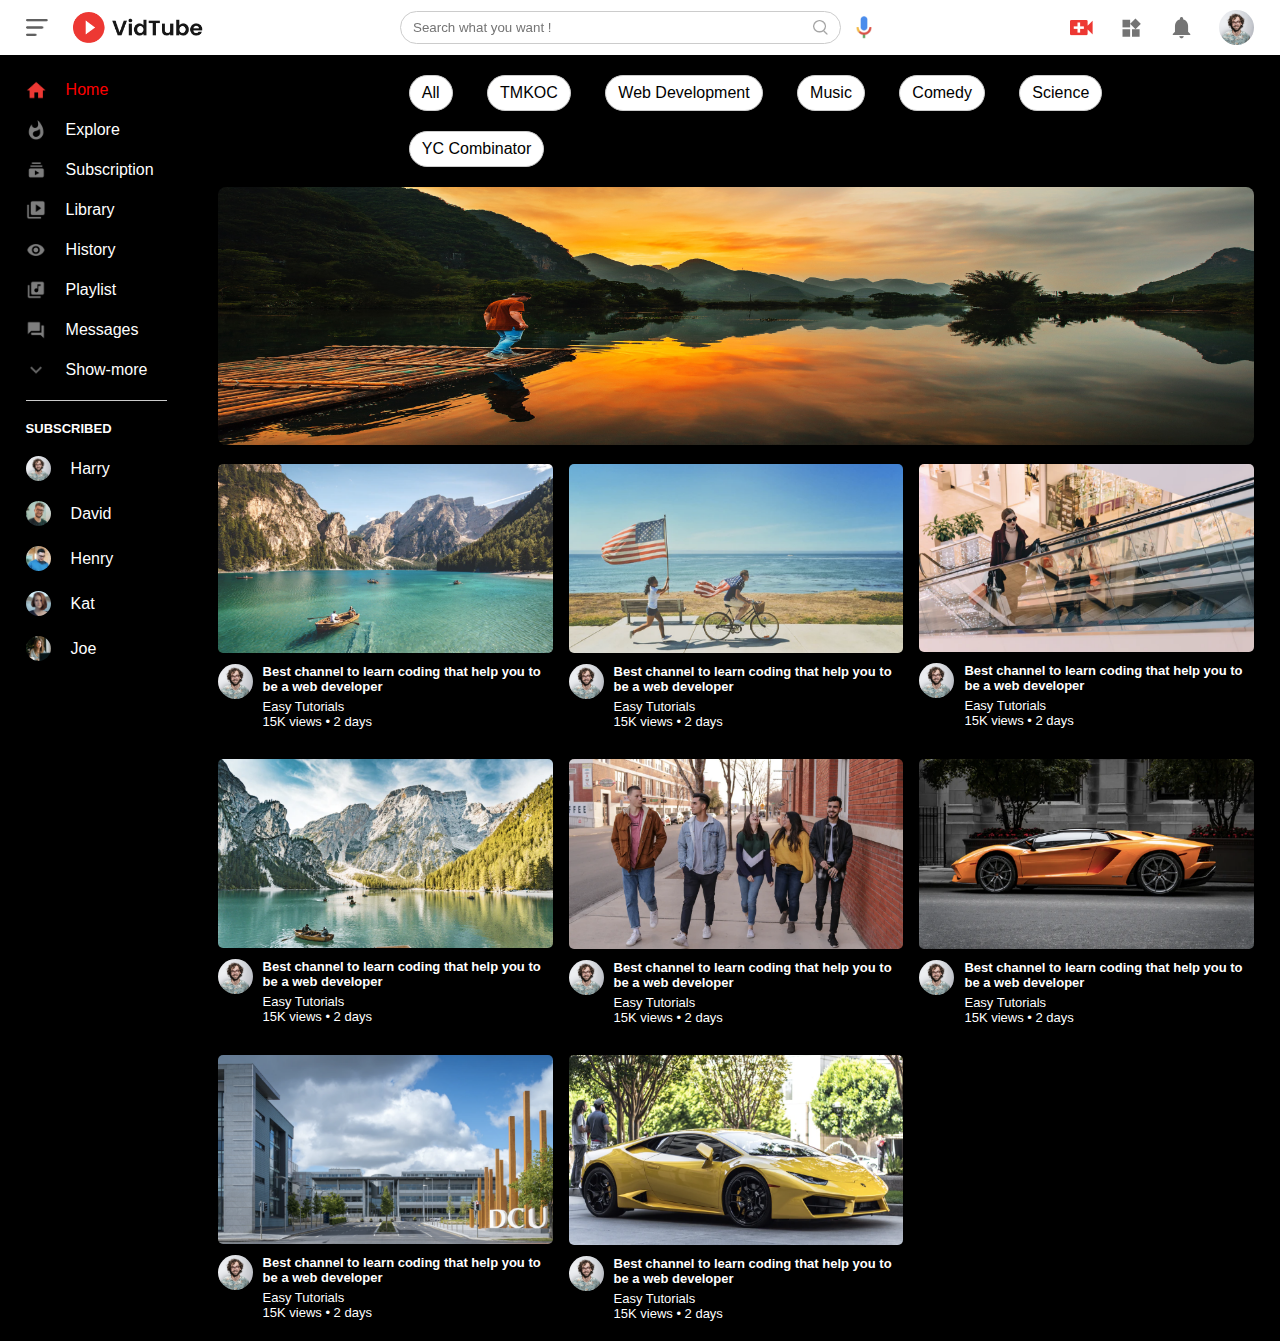
<file: index.html>
<!DOCTYPE html>
<html lang="en">

<head>
    <meta charset="UTF-8">
    <meta http-equiv="X-UA-Compatible" content="IE=edge">
    <meta name="viewport" content="width=device-width, initial-scale=1.0">
    <title>Vidio sharing platform</title>
    <link rel="stylesheet" href="style.css">
</head>

<body>

    <!-- ----------navbar section------------ -->

    <nav class="flex-div">
        <div class="nav-left flex-div ">
            <img src="images/menu.png" class="menu-icon">
            <img src="images/logo.png" class="logo">
        </div>


        <div class="nav-middle flex-div">
            <div class="search-box flex-div">
                <input type="text" placeholder="Search what you want !">
                <img src="images/search.png">
            </div>
            <img src="images/voice-search.png" class="mic-icon">
        </div>


        <div class="nav-right flex-div">
            <img src="images/upload.png">
            <img src="images/more.png">
            <img src="images/notification.png">
            <img src="images/Jack.png" class="user-icon">
        </div>
    </nav>

    <!-- ----------sidebar------------ -->

    <div class="sidebar">
        <div class="shortcut-links">
            <a href=""><img src="images/home.png">
                <p>Home</p>
            </a>
            <a href=""><img src="images/explore.png">
                <p>Explore</p>
            </a>
            <a href=""><img src="images/subscriprion.png">
                <p>Subscription</p>
            </a>
            <a href=""><img src="images/library.png">
                <p>Library</p>
            </a>
            
            <a href=""><img src="images/history.png">
                <p>History</p>
            </a>
            <a href=""><img src="images/playlist.png">
                <p>Playlist</p>
            </a>
            <a href=""><img src="images/messages.png">
                <p>Messages</p>
            </a>
            <a href=""><img src="images/show-more.png">
                <p>Show-more</p>
            </a>
            <hr>
        </div>
        <div class="subscribed-list">
            <h3>SUBSCRIBED</h3>
            <a href=""><img src="images/Jack.png">
                <p>Harry</p>
            </a>
            <a href=""><img src="images/simon.png">
                <p>David</p>
            </a>
            <a href=""><img src="images/tom.png">
                <p>Henry</p>
            </a>
            <a href=""><img src="images/megan.png">
                <p>Kat</p>
            </a>
            <a href=""><img src="images/cameron.png">
                <p>Joe </p>
            </a>
        </div>
    </div>


    <!-- -----------main------------ -->
    <div class="container">
        <div class="chips">
            <span><p>All</p></span>
            <span><p>TMKOC</p></span>
            <span><p>Web Development</p></span>
            <span><p>Music</p></span>
            <span><p>Comedy</p></span>
            <span><p>Science</p></span>
            <span><p>YC Combinator</p></span>
        </div>
        <div class="banner">
            <img src="images/banner (1).png" >
        </div>
      <div class="list-container">
        <div class="vid-list">
            <a href="play-video.html"><img src="images/thumbnail1.png" class="thumbnail" ></a>
            <div class="flex-div">
           <img src="images/Jack.png" alt="">
           <div class="vid-info">
            <a href="play-video.html">Best channel to learn coding that help you to be a web developer </a>
            <p>Easy Tutorials</p>
            <p>15K views &bull; 2 days</p>
           </div>
            </div>
        </div>
        <div class="vid-list">
            <a href="play-video.html"><img src="images/thumbnail2.png" class="thumbnail" ></a>
            <div class="flex-div">
           <img src="images/Jack.png" alt="">
           <div class="vid-info">
            <a href="">Best channel to learn coding that help you to be a web developer </a>
            <p>Easy Tutorials</p>
            <p>15K views &bull; 2 days</p>
           </div>
            </div>
        </div>
        <div class="vid-list">
            <a href="play-video.html"><img src="images/thumbnail3.png" class="thumbnail" ></a>
            <div class="flex-div">
           <img src="images/Jack.png" alt="">
           <div class="vid-info">
            <a href="">Best channel to learn coding that help you to be a web developer </a>
            <p>Easy Tutorials</p>
            <p>15K views &bull; 2 days</p>
           </div>
            </div>
        </div>
        <div class="vid-list">
            <a href="play-video.html"><img src="images/thumbnail4.png" class="thumbnail" ></a>
            <div class="flex-div">
           <img src="images/Jack.png" alt="">
           <div class="vid-info">
            <a href="">Best channel to learn coding that help you to be a web developer </a>
            <p>Easy Tutorials</p>
            <p>15K views &bull; 2 days</p>
           </div>
            </div>
        </div>
        <div class="vid-list">
            <a href="play-video.html"><img src="images/thumbnail5.png" class="thumbnail" ></a>
            <div class="flex-div">
           <img src="images/Jack.png" alt="">
           <div class="vid-info">
            <a href="">Best channel to learn coding that help you to be a web developer </a>
            <p>Easy Tutorials</p>
            <p>15K views &bull; 2 days</p>
           </div>
            </div>
        </div>
        <div class="vid-list">
            <a href="play-video.html"><img src="images/thumbnail6.png" class="thumbnail" ></a>
            <div class="flex-div">
           <img src="images/Jack.png" alt="">
           <div class="vid-info">
            <a href="">Best channel to learn coding that help you to be a web developer </a>
            <p>Easy Tutorials</p>
            <p>15K views &bull; 2 days</p>
           </div>
            </div>
        </div>
        <div class="vid-list">
            <a href="play-video.html"><img src="images/thumbnail7.png" class="thumbnail" ></a>
            <div class="flex-div">
           <img src="images/Jack.png" alt="">
           <div class="vid-info">
            <a href="">Best channel to learn coding that help you to be a web developer </a>
            <p>Easy Tutorials</p>
            <p>15K views &bull; 2 days</p>
           </div>
            </div>
        </div>
        <div class="vid-list">
            <a href="play-video.html"><img src="images/thumbnail8.png" class="thumbnail" ></a>
            <div class="flex-div">
           <img src="images/Jack.png" alt="">
           <div class="vid-info">
            <a href="">Best channel to learn coding that help you to be a web developer </a>
            <p>Easy Tutorials</p>
            <p>15K views &bull; 2 days</p>
           </div>
            </div>
        </div>
       
      </div>



    </div>

    <script src="script.js"></script>
</body>

</html>
</file>
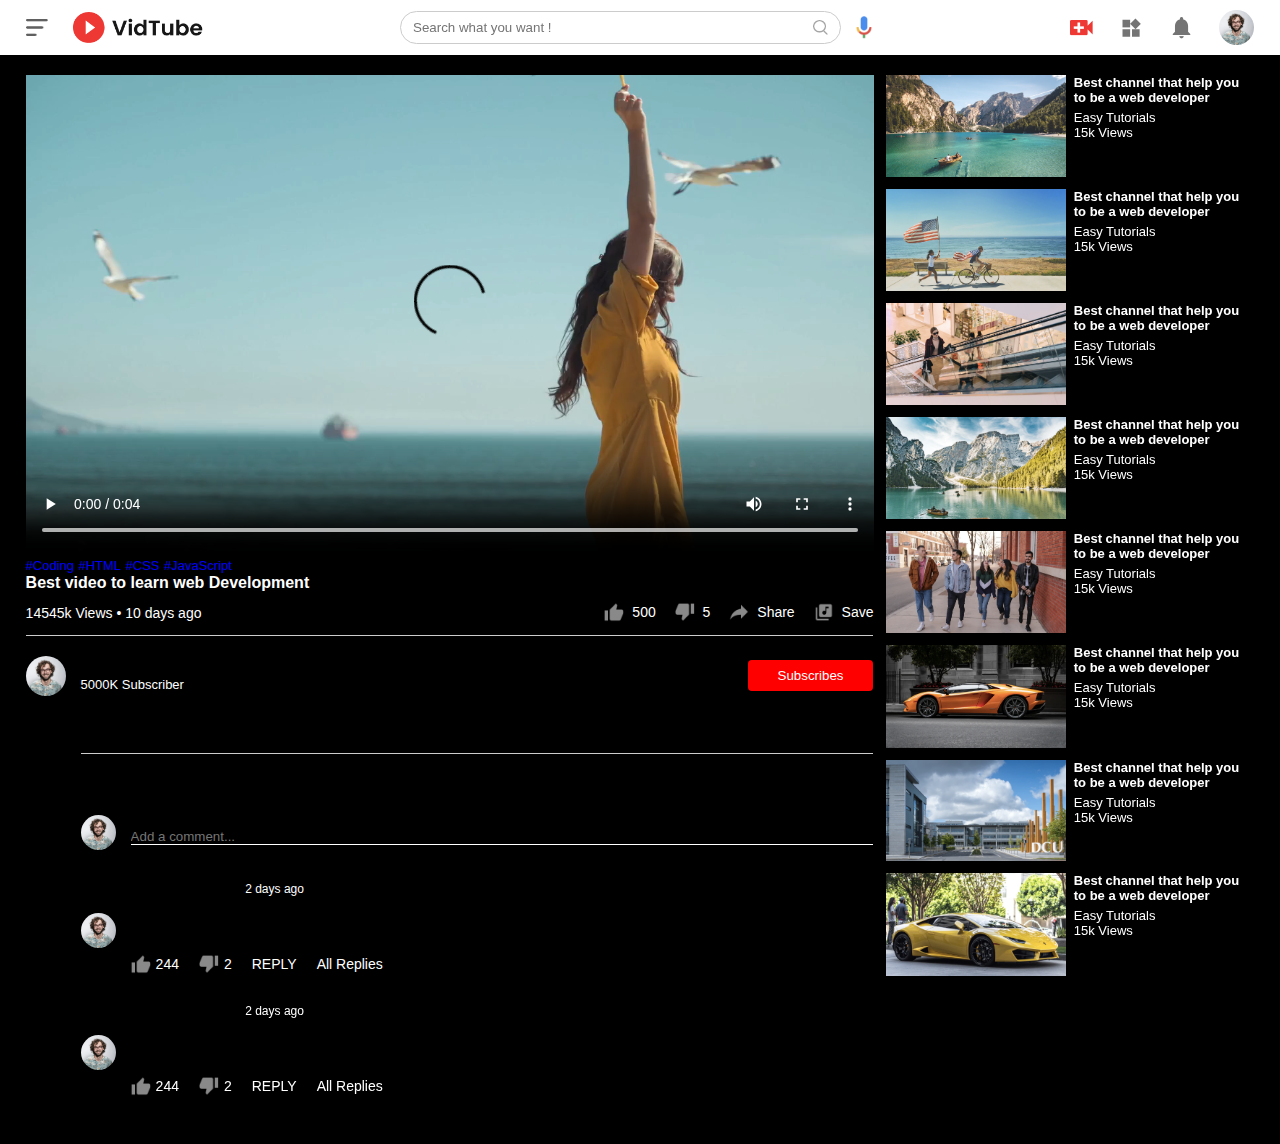
<file: play-video.html>
<!DOCTYPE html>
<html lang="en">
<head>
    <meta charset="UTF-8">
    <meta http-equiv="X-UA-Compatible" content="IE=edge">
    <meta name="viewport" content="width=device-width, initial-scale=1.0">
    <title>Play Vidio</title>
    <link rel="stylesheet" href="style.css">
</head>
<body>
    

    <nav class="flex-div">
        <div class="nav-left flex-div ">
            <img src="images/menu.png" class="menu-icon">
            <img src="images/logo.png" class="logo">
        </div>


        <div class="nav-middle flex-div">
            <div class="search-box flex-div">
                <input type="text" placeholder="Search what you want !">
                <img src="images/search.png">
            </div>
            <img src="images/voice-search.png" class="mic-icon">
        </div>


        <div class="nav-right flex-div">
            <img src="images/upload.png">
            <img src="images/more.png">
            <img src="images/notification.png">
            <img src="images/Jack.png" class="user-icon">
        </div>
    </nav>


    <div class="container play-container">
        <div class="row">
            <div class="play-video">
                <video controls autoplay>
                    <source src="images/video.mp4" type="video/mp4">
                </video>

                <div class="tags">
                    <a href="">#Coding</a>
                    <a href="">#HTML</a>
                    <a href="">#CSS</a>
                    <a href="">#JavaScript</a>
                   <h4>Best video to learn web Development</h4>
                </div>

               

                <div class="play-video-info">
                <p>14545k Views &bull; 10 days ago </p>
                <div>
                    <a href=""><img src="images/like.png" >500</a>
                    <a href=""><img src="images/dislike.png" >5</a>
                    <a href=""><img src="images/share.png" >Share</a>
                    <a href=""><img src="images/save.png" >Save</a>
                </div>
                </div>
                <hr>

                <div class="publisher">
                    <img src="images/Jack.png" >
                    <div>
                        <p>Easy Tutorials</p>
                        <span>5000K Subscriber</span>
                    </div>
                    <button class="button">Subscribes</button>
                </div>

                <div class="vid-description">
                    <p>Channel that makes learning easy</p>
                    <p>Subscribes Easy Tutorials to watch more tutorial on web developer </p>
                    <hr>
                    <h4>34324 comments</h4>


                    <div class="add-comment">
                        <img src="images/Jack.png">
                        <input type="text" placeholder="Add a comment...">
                    </div>

                    <div class="old-comment">
                        <img src="images/Jack.png"> 
                        <div>
                            <h3>Jaxk Nicholson <span>2 days ago</span></h3>
                            <p>Lots of extreme doomsday predictions following 
                                the #SVBBankrun but doubt any will play out.
                                 US govt will prevent a contagion just before an
                                  election year. Also the cost of securing #SVB clients
                                   is relatively low, given asset base. Unfortunately equity 
                                   holders are toast 
                            </p>
                            <div class="comment-action">
                                <img src="images/like.png" >
                                <span>244</span>
                                <img src="images/dislike.png">
                                <span>2</span>
                                <span>REPLY</span>
                                <a href="">All Replies</a>
                            </div>
                            
                        </div>
                    </div>

                    <div class="old-comment">
                        <img src="images/Jack.png"> 
                        <div>
                            <h3>Jaxk Nicholson <span>2 days ago</span></h3>
                            <p>Lots of extreme doomsday predictions following 
                                the #SVBBankrun but doubt any will play out.
                                 US govt will prevent a contagion just before an
                                  election year. Also the cost of securing #SVB clients
                                   is relatively low, given asset base. Unfortunately equity 
                                   holders are toast 
                            </p>
                            <div class="comment-action">
                                <img src="images/like.png" >
                                <span>244</span>
                                <img src="images/dislike.png">
                                <span>2</span>
                                <span>REPLY</span>
                                <a href="">All Replies</a>
                            </div>
                            
                        </div>
                    </div>
                </div>





            </div>
            <div class="right-sidebar">

            <div class="side-video-list">
                <a href="" class="small-thumbnail"> <img src="images/thumbnail1.png"></a>
                    <div class="vid-info">
                    <a href="">Best channel that help you to be a web developer</a>
                    <p>Easy Tutorials</p>
                    <p>15k Views</p>
                </div>
            </div>

            <div class="side-video-list">
                <a href="" class="small-thumbnail"> <img src="images/thumbnail2.png"></a>
                    <div class="vid-info">
                    <a href="">Best channel that help you to be a web developer</a>
                    <p>Easy Tutorials</p>
                    <p>15k Views</p>
                </div>
            </div>

            <div class="side-video-list">
                <a href="" class="small-thumbnail"> <img src="images/thumbnail3.png"></a>
                    <div class="vid-info">
                    <a href="">Best channel that help you to be a web developer</a>
                    <p>Easy Tutorials</p>
                    <p>15k Views</p>
                </div>
            </div>

            <div class="side-video-list">
                <a href="" class="small-thumbnail"> <img src="images/thumbnail4.png"></a>
                    <div class="vid-info">
                    <a href="">Best channel that help you to be a web developer</a>
                    <p>Easy Tutorials</p>
                    <p>15k Views</p>
                </div>
            </div>

            <div class="side-video-list">
                <a href="" class="small-thumbnail"> <img src="images/thumbnail5.png"></a>
                    <div class="vid-info">
                    <a href="">Best channel that help you to be a web developer</a>
                    <p>Easy Tutorials</p>
                    <p>15k Views</p>
                </div>
            </div>

            <div class="side-video-list">
                <a href="" class="small-thumbnail"> <img src="images/thumbnail6.png"></a>
                    <div class="vid-info">
                    <a href="">Best channel that help you to be a web developer</a>
                    <p>Easy Tutorials</p>
                    <p>15k Views</p>
                </div>
            </div>

            <div class="side-video-list">
                <a href="" class="small-thumbnail"> <img src="images/thumbnail7.png"></a>
                    <div class="vid-info">
                    <a href="">Best channel that help you to be a web developer</a>
                    <p>Easy Tutorials</p>
                    <p>15k Views</p>
                </div>
            </div>

            <div class="side-video-list">
                <a href="" class="small-thumbnail"> <img src="images/thumbnail8.png"></a>
                    <div class="vid-info">
                    <a href="">Best channel that help you to be a web developer</a>
                    <p>Easy Tutorials</p>
                    <p>15k Views</p>
                </div>
            </div>


            </div>
        </div>
    </div>


</body>
</html>
</file>
<file: style.css>
* {
    margin: 0;
    padding: 0;
    font-family: ' poppins', sans-serif;
    box-sizing: border-box;
}

a {
    text-decoration: none;
    color:white;
}

img {
    cursor: pointer;
}

h4{
    color: white;
}

.flex-div {
    display: flex;
    align-items: center;
}

nav {
    padding: 10px 2%;
    justify-content: space-between;
    box-shadow: 0 0 10px rgba(0, 0, 0, 0.2);
    background: white;
    position: sticky;
    top: 0;
    z-index: 10;
}

.nav-right img {
    width: 25px;
    margin-right: 25px;
}

.nav-right .user-icon {
    width: 35px;
    border-radius: 50%;
    margin-right: 0;
}

.nav-left .menu-icon {
    width: 22px;
    margin-right: 25px;
}


.nav-left .logo {
    width: 130px;
}

.nav-middle .mic-icon {
    width: 16px;
}

.nav-middle .search-box {
    border: 1px solid #ccc;
    margin-right: 15px;
    padding: 8px 12px;
    border-radius: 25px;

}

.nav-middle .search-box input {
    width: 400px;
    border: 0;
    outline: 0;
    background: transparent;
}

.nav-middle .search-box img {
    width: 15px;
}


/* -----------sidebar---------- */

.sidebar {
    background: black;
    width: 15%;
    height: 100vh;
    position: fixed;
    top: 0;
    padding-left: 2%;
    padding-top: 80px;
}

.shortcut-links a img {
    width: 20px;
    margin-right: 20px;
    color:white;
}

.shortcut-links a {
    display: flex;
    align-items: center;
    margin-bottom: 20px;
    width: fit-content;
    flex-wrap: wrap;
    color:white;
}

.shortcut-links{
     color: white;
}

.shortcut-links a:first-child {
    color: red;
}

.sidebar hr {
   
    margin-bottom: 5px;
    border: 0;
    height: 1px;
    background: #ccc;
    width: 85%;
}

.subscribed-list h3 {
    font-size: 13px;
    margin: 20px 0;
    color: white;
}

.subscribed-list a {
    display: flex;
    align-items: center;
    margin-bottom: 20px;
    width: fit-content;
    flex-wrap: wrap;
    color:white;
}

.subscribed-list a img {
    width: 25px;
    border-radius: 50%;
    margin-right: 20px;
}

.small-sidebar {
    width: 5%;
}

.small-sidebar a p {
    display: none;
}

.small-sidebar h3 {
    display: none;
}

.small-sidebar hr {
    width: 50%;
    margin-bottom: 25px;
}

/* ---------------main----------------- */


.container{
    background: #f9f9f9 ;
    padding-left: 17%;
    padding-right: 2%;
    padding-top: 20px;
    padding-bottom: 20px;
}

.container .list-container .vid-list .thumbnail:hover
{
    width: 100%;
}
.chips span p{
    display:inline-flex ;
    align-items: center;
    margin-left: 15px;
    margin-right: 15px;
    color: #ccc;
    margin-bottom: 20px;
    text-align:center ;
    border: 1px solid #ccc;
    margin-right: 15px;
    padding: 8px 12px;
    border-radius: 25px;
    background-color: #fff;
    
    justify-content: space-between;
}

.chips{
    position: sticky;
    background:black;
    padding-left: 17%;
    padding-right: 2%;
    padding-top: 0px;
    padding-bottom: 0px;
}

.chips span p:first-child{
     color: #000;
}

.chips span:first-child {
    color: white;
}

.large-container{
    padding-left: 7%;
}

.banner{
    width: 100%;
}

.banner-design{
    height: 100;
}

.banner img{
    width: 100%;
    border-radius: 8px;
}

.list-container{
    display: grid;
    grid-template-columns: repeat(auto-fit,minmax(250px, 1fr));
    grid-column-gap :16px;
    grid-row-gap:30px;
    margin-top: 15px; 
   
}

.vid-list .thumbnail{
   width: 100%;
   border-radius: 5px;
}

.vid-list .flex-div{
    align-items:flex-start ;
    margin-top: 7px;
}

.vid-list .flex-div img{
    width: 35px;
    margin-right: 10px;
    border-radius: 50%;
}

.vid-info{
    color: white;
    font-size: 13px;
}

.vid-info a{
    color:white;
    font-weight: 600;
    display: block;
    margin-bottom: 5px;
}


@media(max-width :900px) {
    .menu-icon{
        display: none;
    }

    .sidebar{
        display: none;
    }

    .container, .large-container{
        padding-left: 5%;
        padding-right: 5%;
    }
   
    .nav-right img{
        display: none;
    }

    .nav-right .user-icon{
        display: block;
        width: 30px;
    }

    .nav-middle .search-box input{
       width: 100px;
    }

    .nav-middle .mic-icon{
        display: none;
    }
    
    .logo{
        width: 90px;
    }
}


/* -------------------play video page-------------- */

.play-container{
    padding-left: 2%;
    
}

.container{
    background-color:black;
}

.row{
    display: flex;
    justify-content: space-between;
    flex-wrap: wrap;
}

.play-video{
    flex-basis: 69%;
}

.right-sidebar{
    flex-basis: 30%;
}

.play-video video{
    width: 100%;
}

.side-video-list{
    display: flex;
    justify-content: space-between;
    margin-bottom: 8px;
}

.side-video-list img{
    width: 100%;
}

.side-video-list .small-thumbnail{
    flex-basis: 49%;
}

.side-video-list .vid-info{
    flex-basis: 49%;
}

.play-video .tags a {
    color:#0000ff ;  
    font-size: 13px;
}

.play-video h3{
    font-size: 600;
    font-size: 22px;
}

.play-video .play-video-info{
    display: flex;
    align-items: center;
    justify-content: space-between;
    flex-wrap: wrap;
    margin-top: 10px;
    font-size: 14px;
    color:white;
}

.play-video .play-video-info a img{
    width: 20px;
    margin-right: 8px;
}

.play-video .play-video-info a{
    display:inline-flex ;
    align-items: center;
    margin-left: 15px;
}

 .play-video hr{
    border: 0;
    height: 1px;
    background: #ccc ;
    margin: 10px 0px ;
 }

.publisher{
    display: flex;
    align-items: center;
    margin-top: 20px;
}

.publisher div{
    flex:1;
    line-height:18px ;
} 

.publisher img {
    width: 40px;
    border-radius: 50%;;
    margin-right: 15px;
}

.publisher div p{
    color: #000;
    font-weight: 600;
    font-size: 18px;
}

.publisher div span{
    font-size: 13px;
    color: white;
}

.publisher button{
    background: red;
    color: #fff;
    padding: 8px 30px ;
    border-radius: 4px;
    border: 0;
    outline: 0;
    cursor: pointer;
}

.vid-description{
    padding-left: 55px;
    margin:15px 0;

}

.vid-description{
    font-size: 14px;
    margin-bottom: 5px;
    color: black;
}

.vid-description h4{
    font-size: 14px;
    color: #000;
    margin-top: 15px;
}

.add-comment{
    display: flex;
    align-items: center;
    margin: 30px 0;
}

.add-comment img{
    width: 35px;
    border-radius: 50%;
    margin-right: 15px;
}

.add-comment input{
    background-color: #000;
    border: 0;
    outline: 0;
    border-bottom: 1px solid white;
    width: 100%;
    padding-top: 10px;
    background: transparent;

}

.old-comment{
    display: flex;
    align-items: center;
    margin: 20px 0;
}

.old-comment img{
    width: 35px;
    border-radius: 50%;
    margin-right: 15px;
}

.old-comment h3{
    font-size: 14px;
    margin-bottom: 2px;
}

.old-comment h3 span{
    font-size: 12px;
    color:white;
    font-weight: 500;
    margin-left: 8px;
}

.old-comment .comment-action{
    display: flex;
    align-items: center;;
    margin: 8px 0;
    font-size:14px;
}

.old-comment .comment-action img{
    border-radius: 0;
    width: 20px;
    margin-right: 5px;
}

.old-comment .comment-action span{
    margin-right: 20px;
    color: white;
}

.old-comment .comment-action a{
    color: white;
}

@media (max-width:900px){
    .play-video{
        flex-basis: 100%;
    }

    .right-sidebar{
        flex-basis: 100%;
    }

    .play-container{
        padding-left: 5%;
    }

    .vid-description{
        padding-left: 0;
    }

    .play-video .play-video-info a{
        margin-left: 0;
        margin-right: 15px;
        margin-top: 15px;
    }
}
</file>
